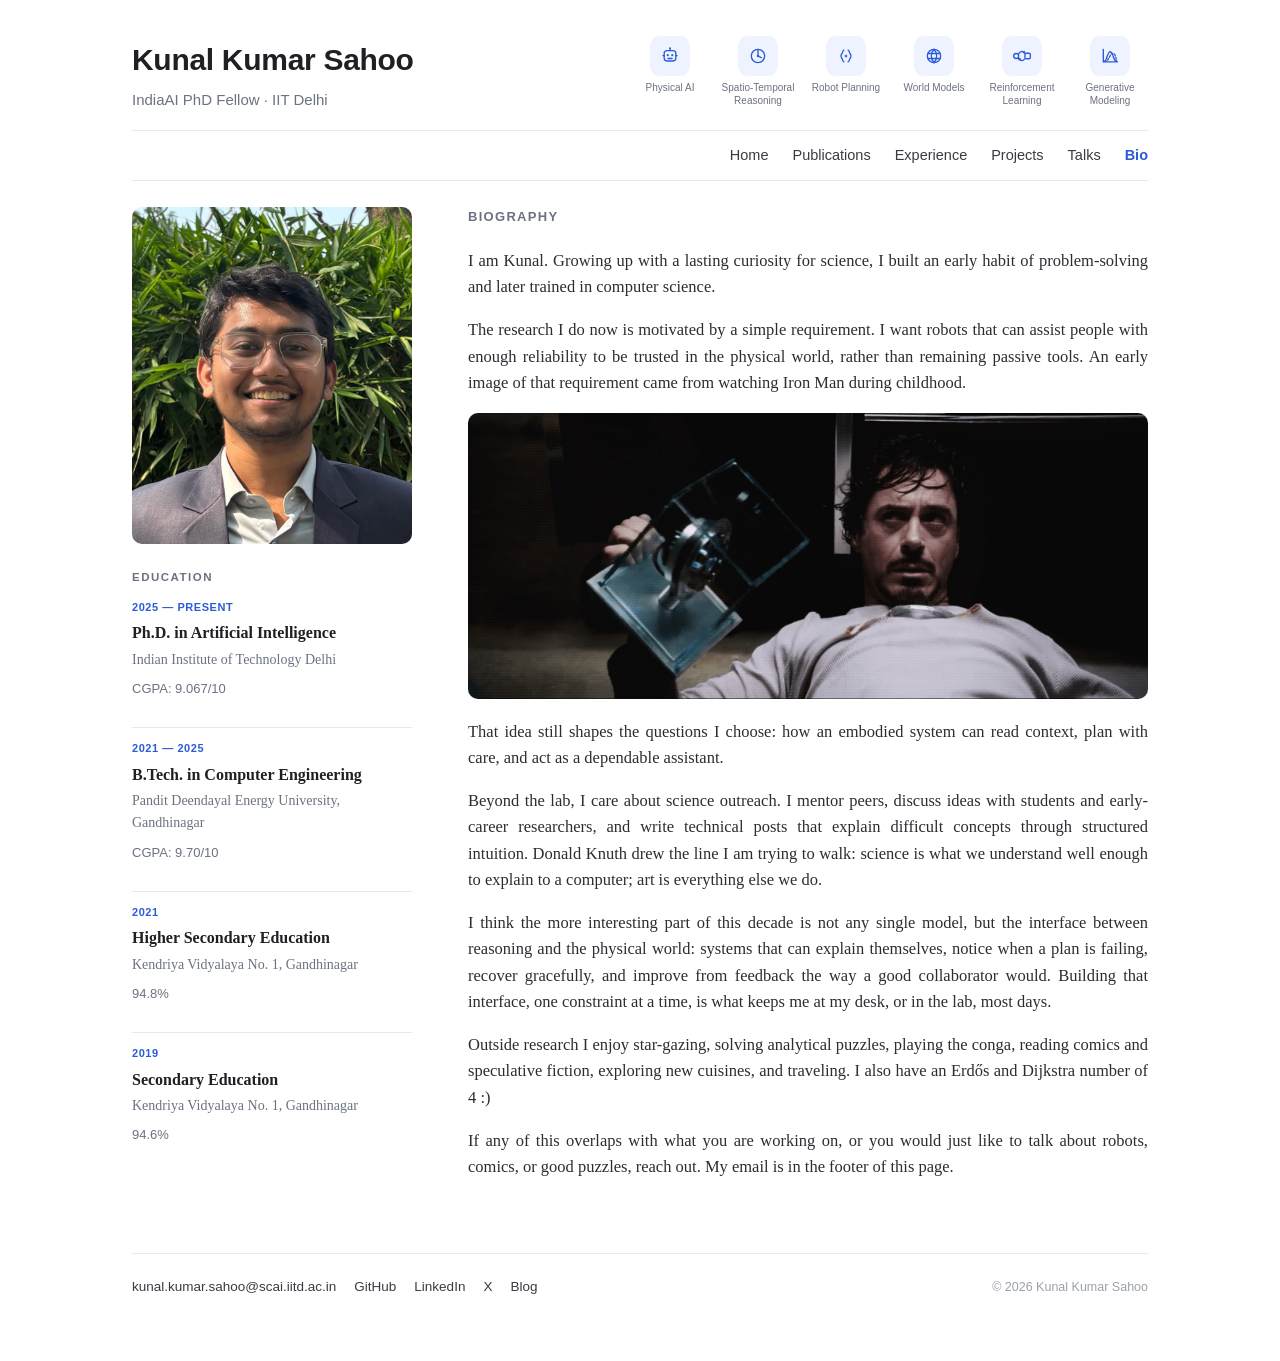
<file: bio.html>
<!DOCTYPE html>
<html lang="en">
<head>
<meta charset="utf-8">
<meta name="viewport" content="width=device-width, initial-scale=1">
<title>Bio | Kunal Kumar Sahoo</title>
<link rel="stylesheet" href="css/style.css">
</head>
<body>
<div class="wrap">

  <div class="masthead">
    <div class="id">
      <h1 id="hero-name">Kunal Kumar Sahoo</h1>
      <p class="role">IndiaAI PhD Fellow &middot; IIT Delhi</p>
    </div>
    <div class="threads-top" id="hero-interests"></div>
  </div>

  <nav>
    <a href="index.html">Home</a>
    <a href="publications.html">Publications</a>
    <a href="experience.html">Experience</a>
    <a href="projects.html">Projects</a>
    <a href="talks.html">Talks</a>
    <a href="bio.html" aria-current="page">Bio</a>
  </nav>

  <div class="grid">

    <!-- LEFT: photo + education -->
    <div>
      <div class="photo">
        <img id="profile-image" alt="Kunal Kumar Sahoo" onerror="this.style.display='none'">
      </div>
      <div class="eyebrow">Education</div>
      <div id="education-list"></div>
    </div>

    <!-- RIGHT: biography -->
    <div>
      <p class="sub">Biography</p>
      <div class="bio" id="bio-full"></div>
    </div>

  </div>

  <footer>
    <div class="links" id="social-links">
      <a href="" id="contact-email">Email</a>
    </div>
    <div class="copy">&copy; 2026 Kunal Kumar Sahoo</div>
  </footer>

</div>
<script src="data/profile.js"></script>
<script src="data/news.js"></script>
<script src="data/education.js"></script>
<script src="data/experience.js"></script>
<script src="data/skills.js"></script>
<script src="data/publications.js"></script>
<script src="data/talks.js"></script>
<script src="data/projects.js"></script>
<script src="data/contact.js"></script>
<script src="js/main.js"></script>
</body>
</html>
</file>
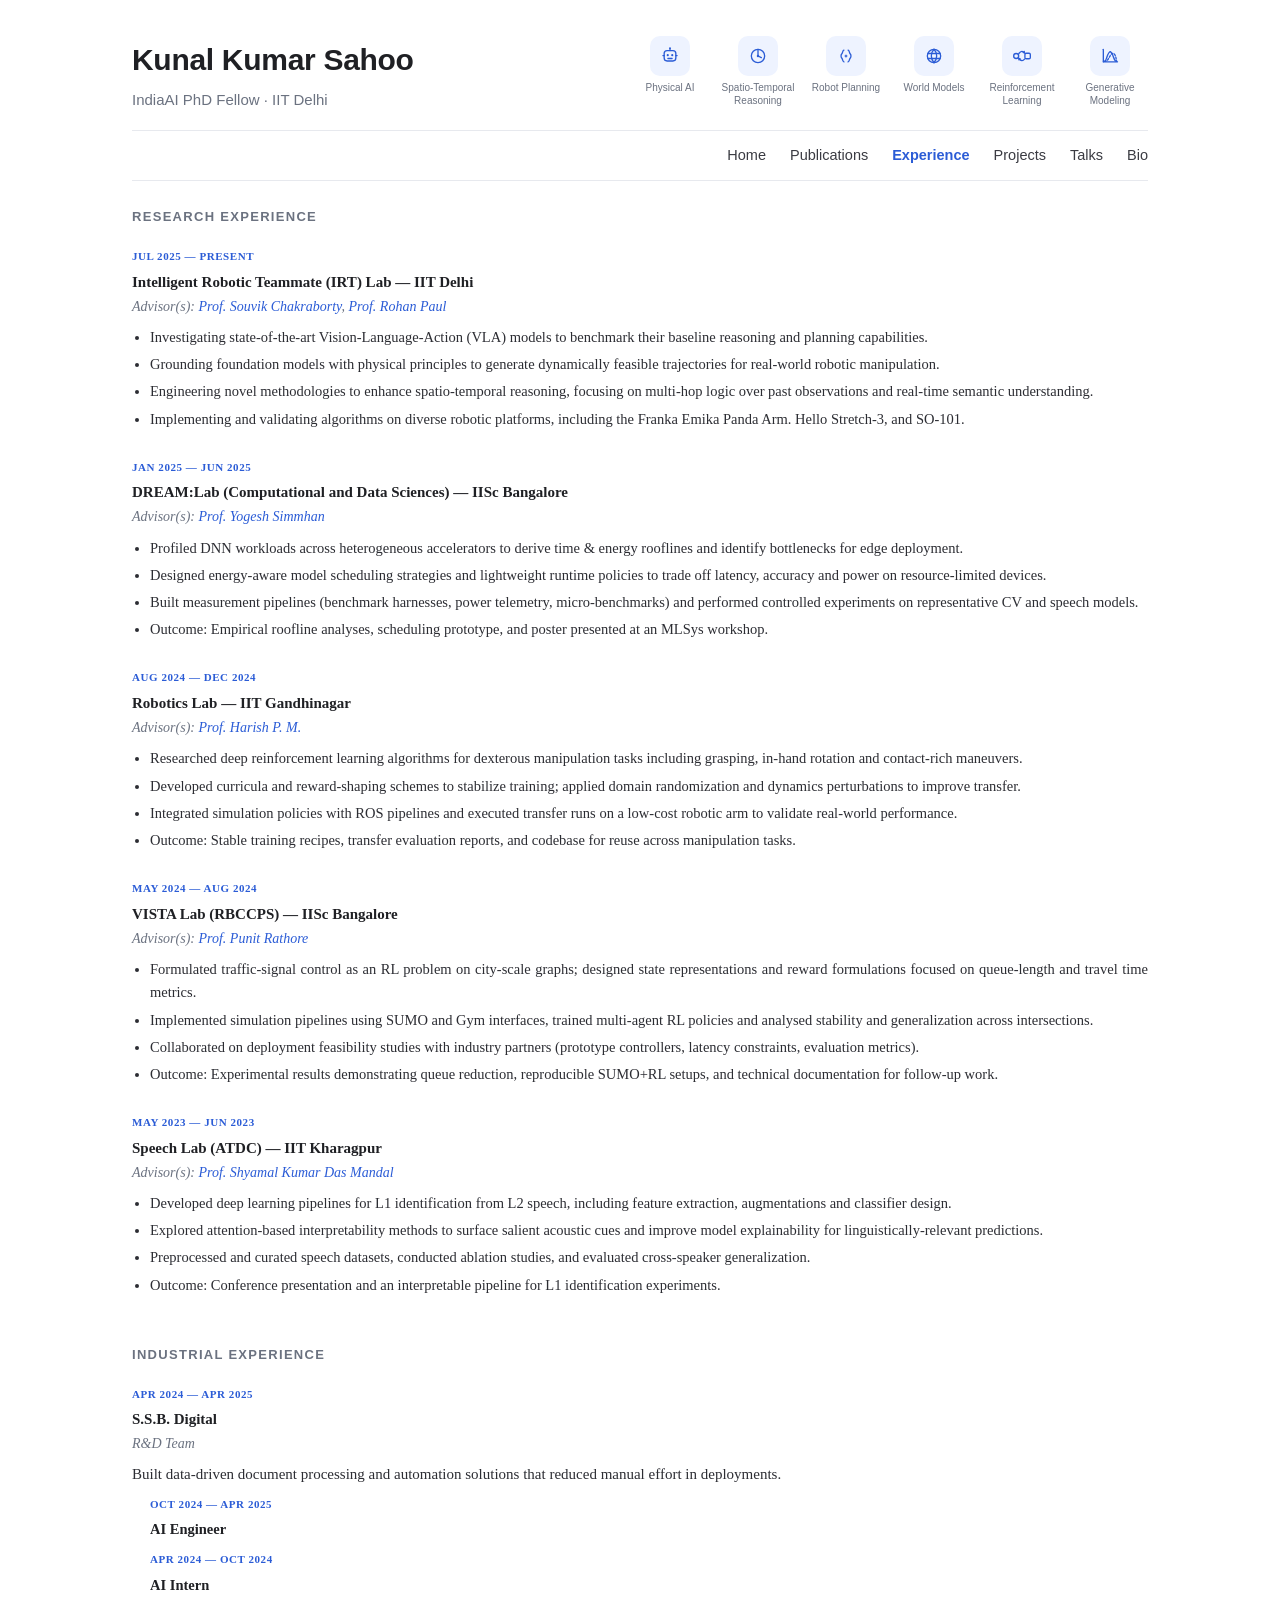
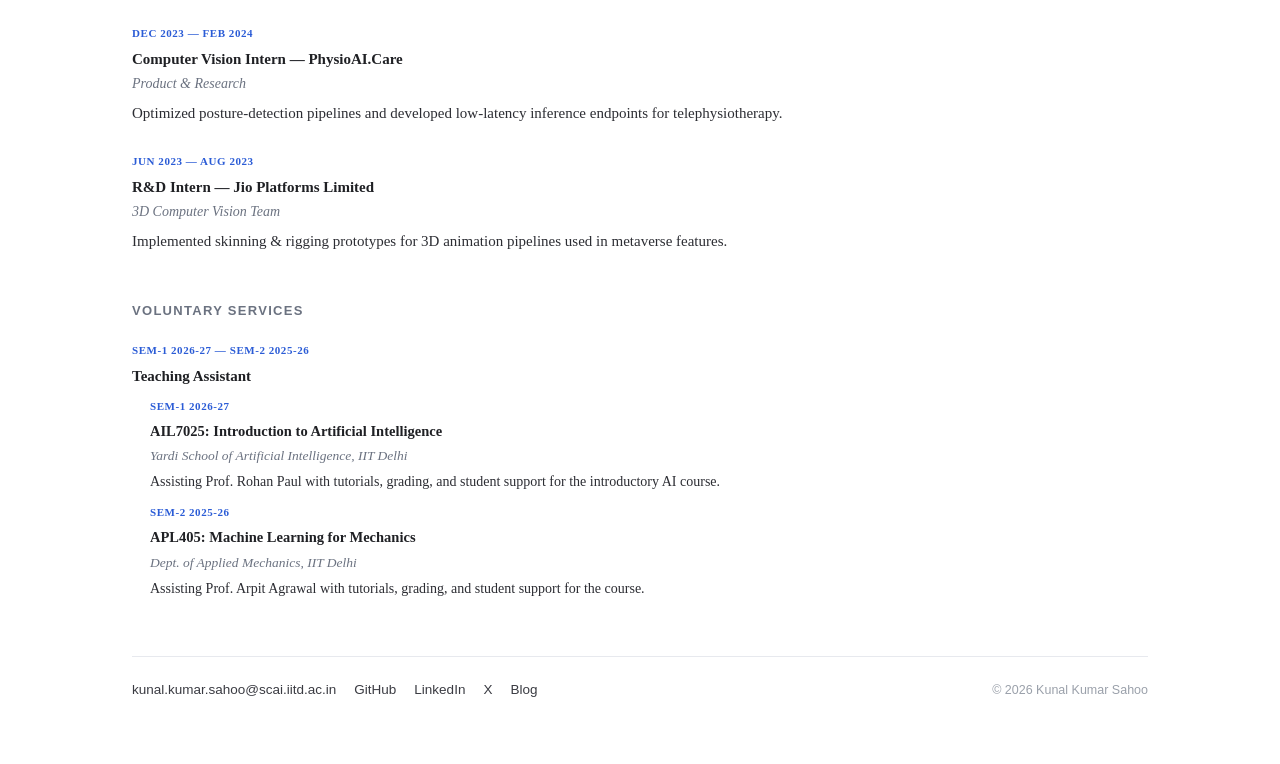
<file: experience.html>
<!DOCTYPE html>
<html lang="en">
<head>
<meta charset="utf-8">
<meta name="viewport" content="width=device-width, initial-scale=1">
<title>Experience | Kunal Kumar Sahoo</title>
<link rel="stylesheet" href="css/style.css">
</head>
<body>
<div class="wrap">

  <div class="masthead">
    <div class="id">
      <h1 id="hero-name">Kunal Kumar Sahoo</h1>
      <p class="role">IndiaAI PhD Fellow &middot; IIT Delhi</p>
    </div>
    <div class="threads-top" id="hero-interests"></div>
  </div>

  <nav>
    <a href="index.html">Home</a>
    <a href="publications.html">Publications</a>
    <a href="experience.html" aria-current="page">Experience</a>
    <a href="projects.html">Projects</a>
    <a href="talks.html">Talks</a>
    <a href="bio.html">Bio</a>
  </nav>

  <p class="sub">Research Experience</p>
  <div id="experience-research"></div>

  <p class="sub" style="margin-top:48px;">Industrial Experience</p>
  <div id="experience-industry"></div>

  <p class="sub" style="margin-top:48px;">Voluntary Services</p>
  <div id="experience-voluntary"></div>

  <footer>
    <div class="links" id="social-links">
      <a href="" id="contact-email">Email</a>
    </div>
    <div class="copy">&copy; 2026 Kunal Kumar Sahoo</div>
  </footer>

</div>
<script src="data/profile.js"></script>
<script src="data/news.js"></script>
<script src="data/education.js"></script>
<script src="data/experience.js"></script>
<script src="data/skills.js"></script>
<script src="data/publications.js"></script>
<script src="data/talks.js"></script>
<script src="data/projects.js"></script>
<script src="data/contact.js"></script>
<script src="js/main.js"></script>
</body>
</html>
</file>
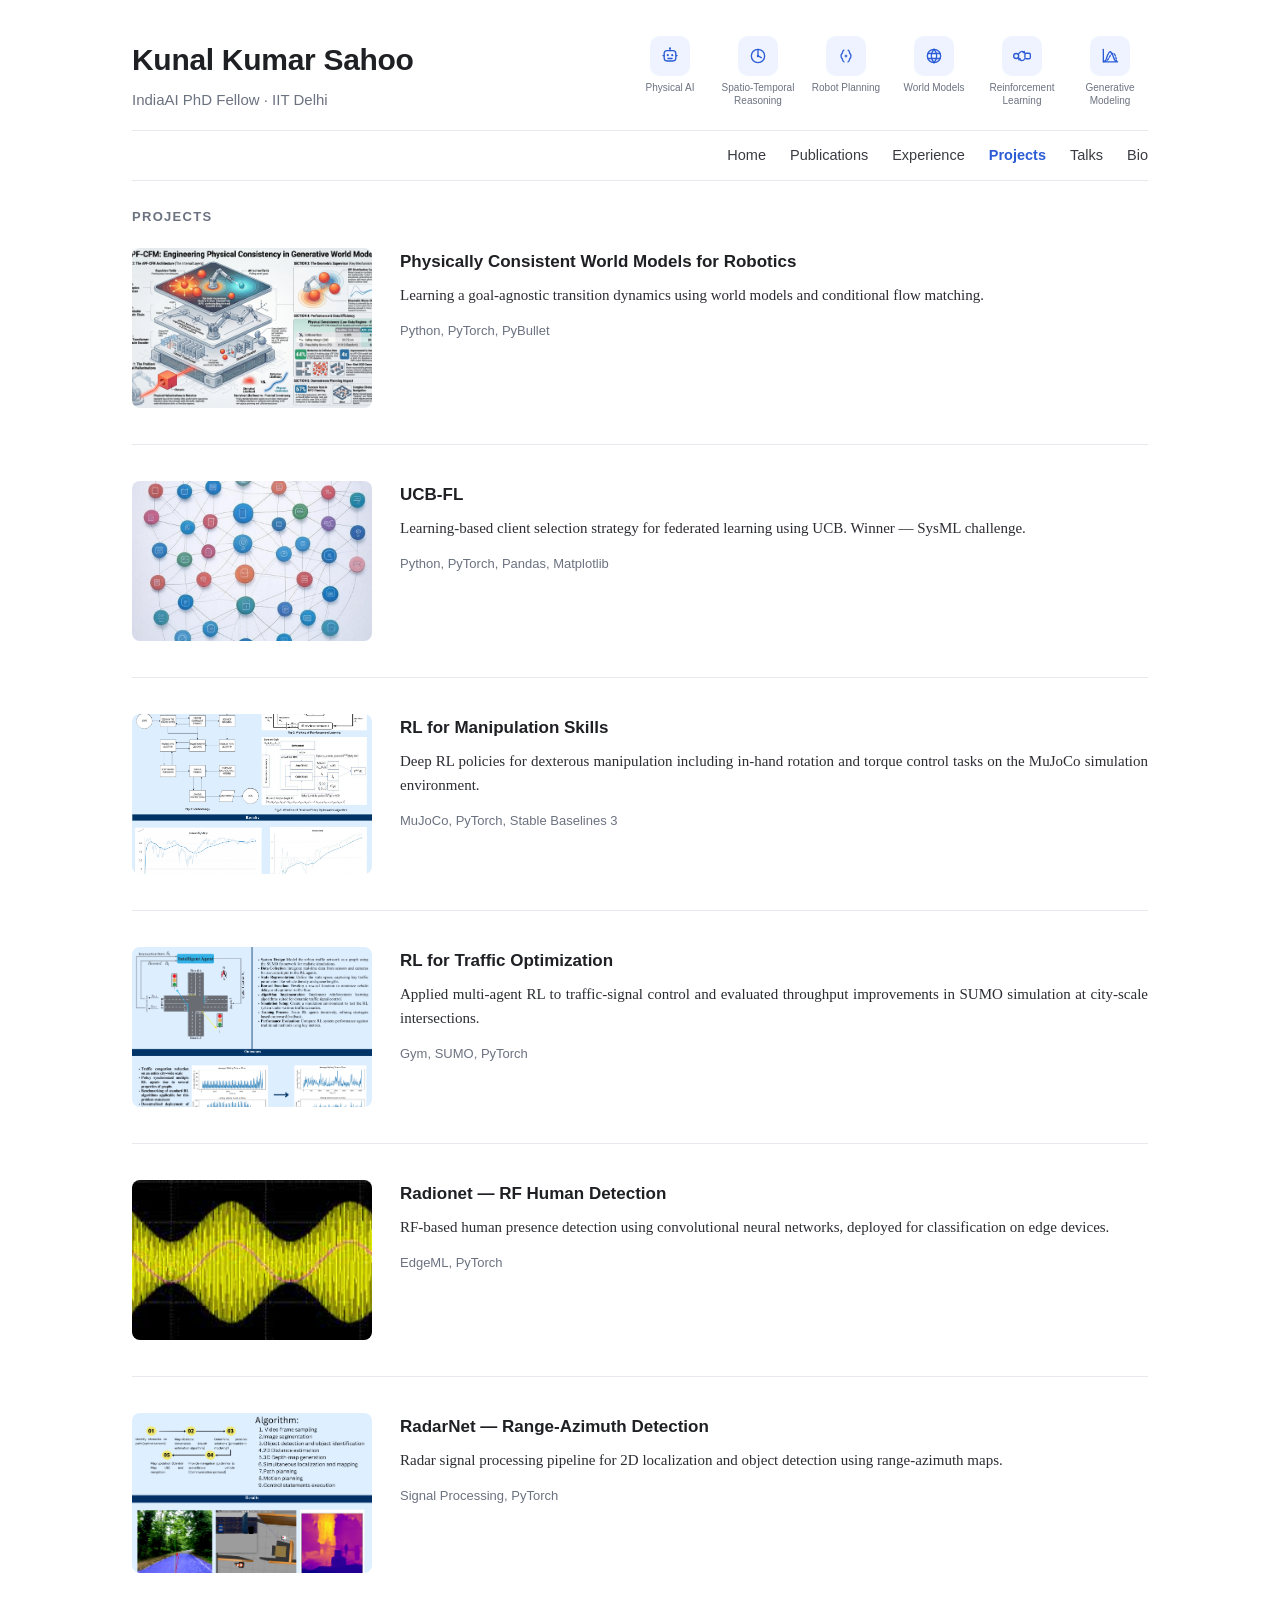
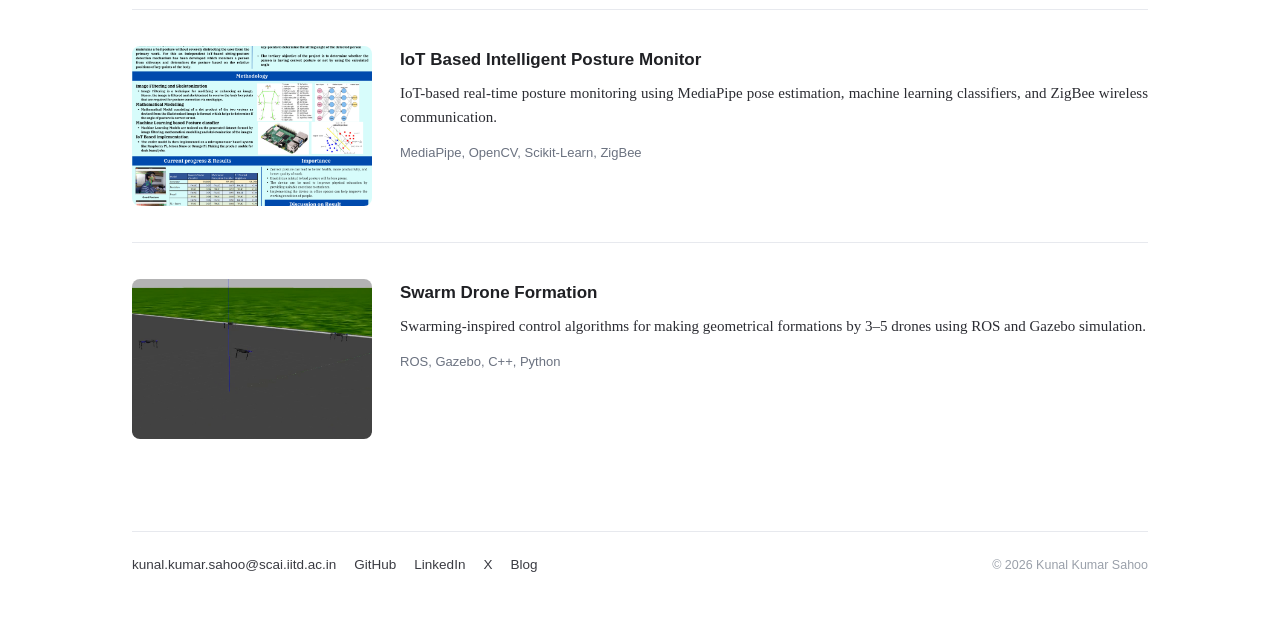
<file: projects.html>
<!DOCTYPE html>
<html lang="en">
<head>
<meta charset="utf-8">
<meta name="viewport" content="width=device-width, initial-scale=1">
<title>Projects | Kunal Kumar Sahoo</title>
<link rel="stylesheet" href="css/style.css">
</head>
<body>
<div class="wrap">

  <div class="masthead">
    <div class="id">
      <h1 id="hero-name">Kunal Kumar Sahoo</h1>
      <p class="role">IndiaAI PhD Fellow &middot; IIT Delhi</p>
    </div>
    <div class="threads-top" id="hero-interests"></div>
  </div>

  <nav>
    <a href="index.html">Home</a>
    <a href="publications.html">Publications</a>
    <a href="experience.html">Experience</a>
    <a href="projects.html" aria-current="page">Projects</a>
    <a href="talks.html">Talks</a>
    <a href="bio.html">Bio</a>
  </nav>

  <p class="sub">Projects</p>
  <div id="projects-grid"></div>

  <footer>
    <div class="links" id="social-links">
      <a href="" id="contact-email">Email</a>
    </div>
    <div class="copy">&copy; 2026 Kunal Kumar Sahoo</div>
  </footer>

</div>
<script src="data/profile.js"></script>
<script src="data/news.js"></script>
<script src="data/education.js"></script>
<script src="data/experience.js"></script>
<script src="data/skills.js"></script>
<script src="data/publications.js"></script>
<script src="data/talks.js"></script>
<script src="data/projects.js"></script>
<script src="data/contact.js"></script>
<script src="js/main.js"></script>
</body>
</html>
</file>
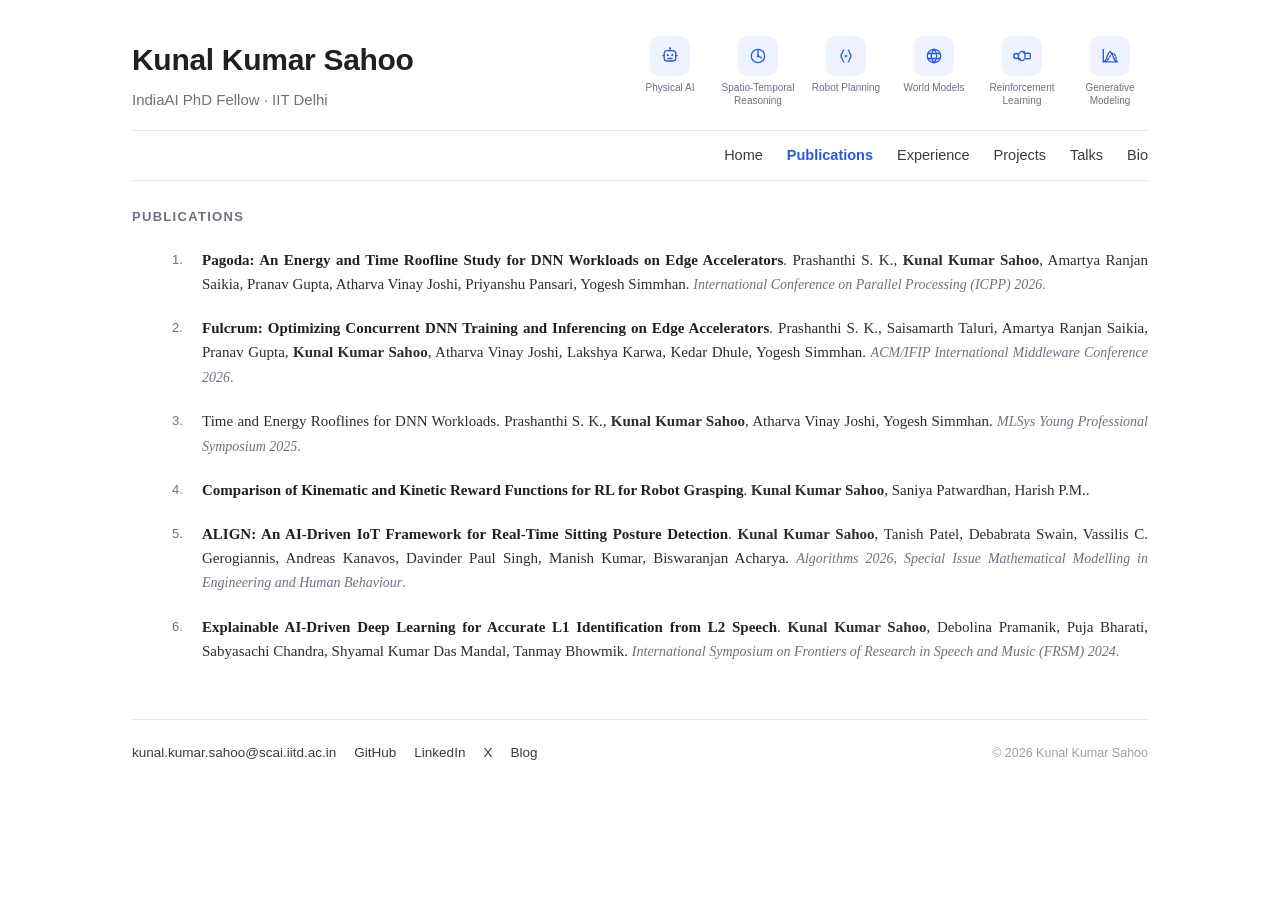
<file: publications.html>
<!DOCTYPE html>
<html lang="en">
<head>
<meta charset="utf-8">
<meta name="viewport" content="width=device-width, initial-scale=1">
<title>Publications | Kunal Kumar Sahoo</title>
<link rel="stylesheet" href="css/style.css">
</head>
<body>
<div class="wrap">

  <div class="masthead">
    <div class="id">
      <h1 id="hero-name">Kunal Kumar Sahoo</h1>
      <p class="role">IndiaAI PhD Fellow &middot; IIT Delhi</p>
    </div>
    <div class="threads-top" id="hero-interests"></div>
  </div>

  <nav>
    <a href="index.html">Home</a>
    <a href="publications.html" aria-current="page">Publications</a>
    <a href="experience.html">Experience</a>
    <a href="projects.html">Projects</a>
    <a href="talks.html">Talks</a>
    <a href="bio.html">Bio</a>
  </nav>

  <p class="sub">Publications</p>
  <div id="publications-list"></div>

  <footer>
    <div class="links" id="social-links">
      <a href="" id="contact-email">Email</a>
    </div>
    <div class="copy">&copy; 2026 Kunal Kumar Sahoo</div>
  </footer>

</div>
<script src="data/profile.js"></script>
<script src="data/news.js"></script>
<script src="data/education.js"></script>
<script src="data/experience.js"></script>
<script src="data/skills.js"></script>
<script src="data/publications.js"></script>
<script src="data/talks.js"></script>
<script src="data/projects.js"></script>
<script src="data/contact.js"></script>
<script src="js/main.js"></script>
</body>
</html>
</file>
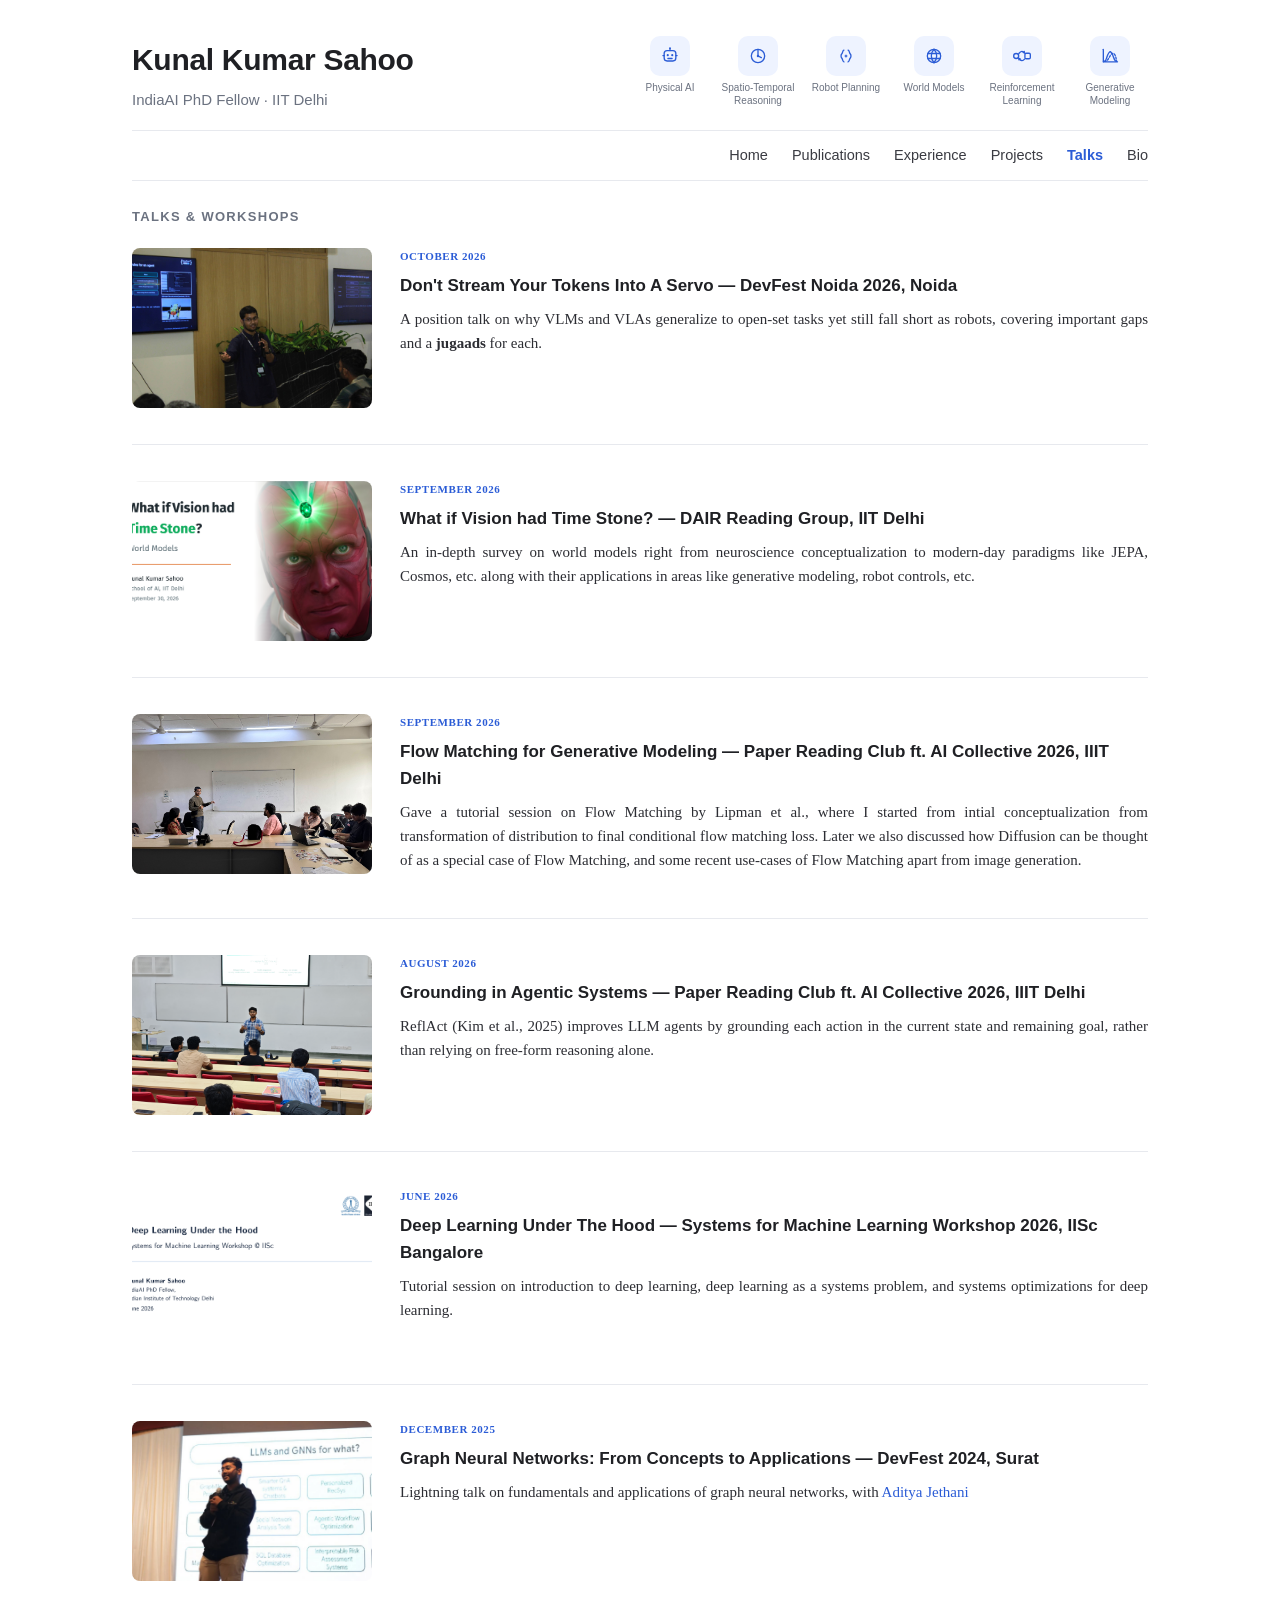
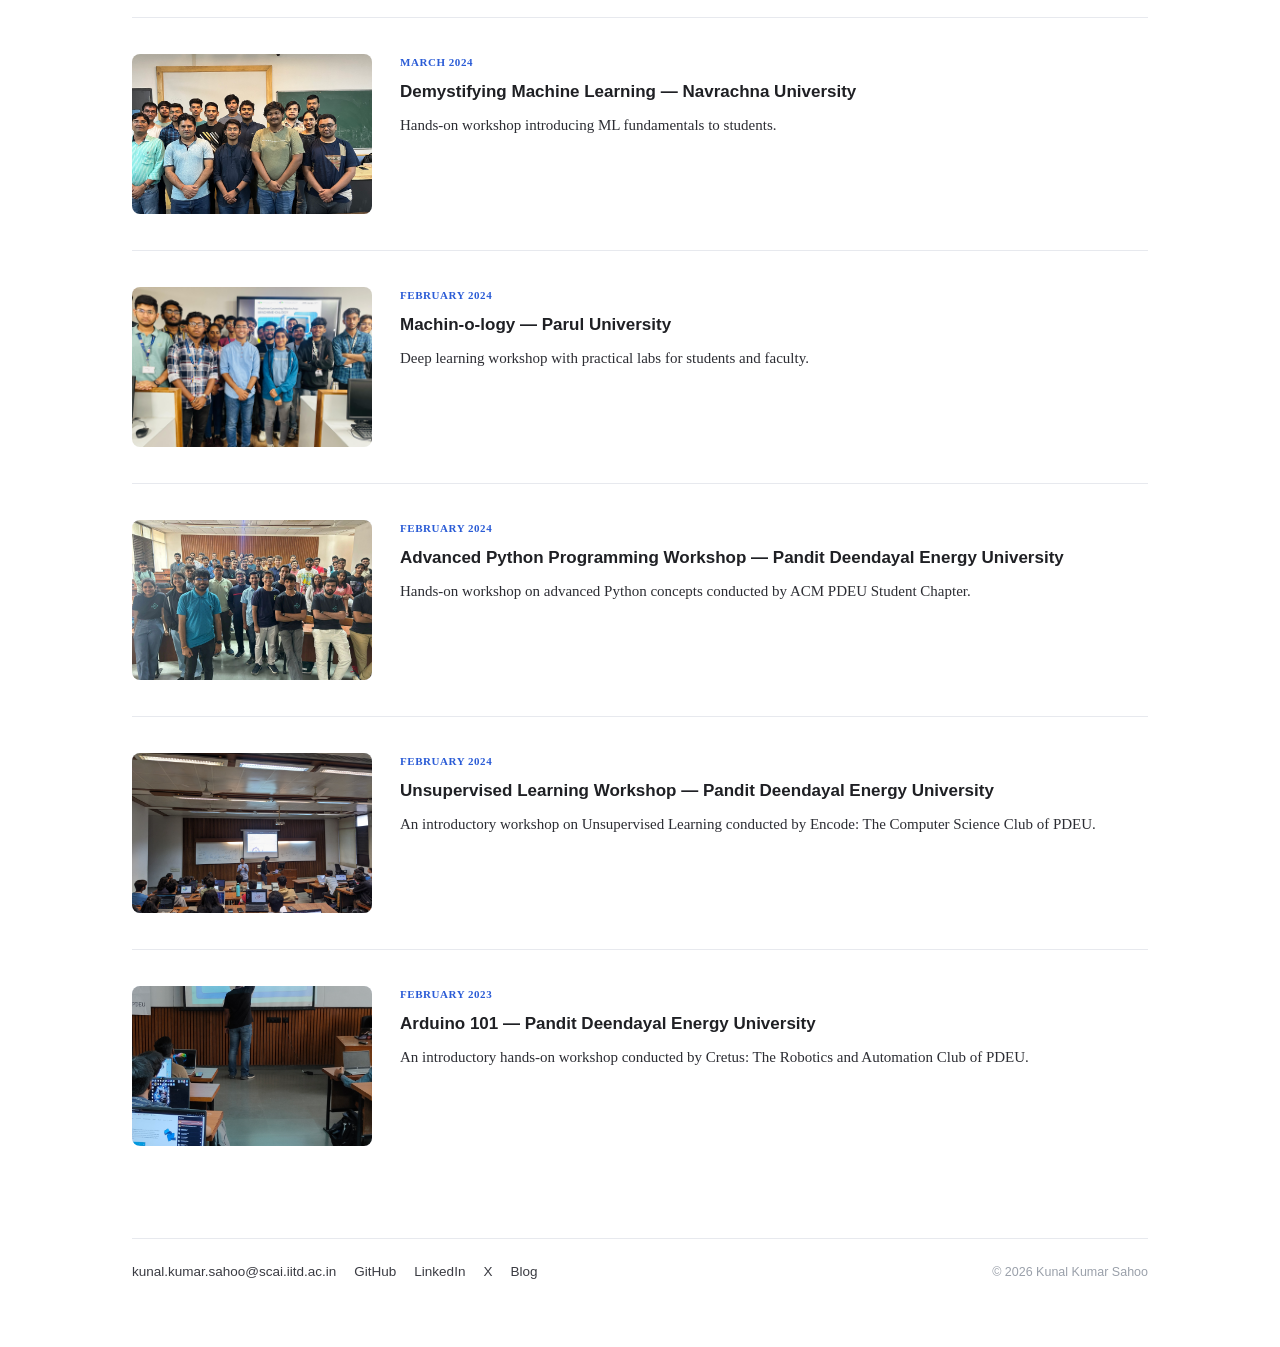
<file: talks.html>
<!DOCTYPE html>
<html lang="en">
<head>
<meta charset="utf-8">
<meta name="viewport" content="width=device-width, initial-scale=1">
<title>Talks | Kunal Kumar Sahoo</title>
<link rel="stylesheet" href="css/style.css">
</head>
<body>
<div class="wrap">

  <div class="masthead">
    <div class="id">
      <h1 id="hero-name">Kunal Kumar Sahoo</h1>
      <p class="role">IndiaAI PhD Fellow &middot; IIT Delhi</p>
    </div>
    <div class="threads-top" id="hero-interests"></div>
  </div>

  <nav>
    <a href="index.html">Home</a>
    <a href="publications.html">Publications</a>
    <a href="experience.html">Experience</a>
    <a href="projects.html">Projects</a>
    <a href="talks.html" aria-current="page">Talks</a>
    <a href="bio.html">Bio</a>
  </nav>

  <p class="sub">Talks &amp; Workshops</p>
  <div id="talks-grid"></div>

  <footer>
    <div class="links" id="social-links">
      <a href="" id="contact-email">Email</a>
    </div>
    <div class="copy">&copy; 2026 Kunal Kumar Sahoo</div>
  </footer>

</div>
<script src="data/profile.js"></script>
<script src="data/news.js"></script>
<script src="data/education.js"></script>
<script src="data/experience.js"></script>
<script src="data/skills.js"></script>
<script src="data/publications.js"></script>
<script src="data/talks.js"></script>
<script src="data/projects.js"></script>
<script src="data/contact.js"></script>
<script src="js/main.js"></script>
</body>
</html>
</file>
<file: css/style.css>
/* ── Base (Sayan's site.css verbatim) ────────────────────────── */
:root{
  --sans:-apple-system,BlinkMacSystemFont,"Segoe UI",Roboto,Helvetica,Arial,sans-serif;
  --serif:"Iowan Old Style","Palatino Linotype",Palatino,"Book Antiqua",Georgia,serif;
  --ink:#1f2024; --body:#2c2d33; --muted:#6b7280; --accent:#2b5cd6;
  --chip-bg:#eef3ff; --line:#e7e9ee; --bg:#ffffff; --award:#9a6a00; --award-bg:#fdf3e0;
}
*{box-sizing:border-box;}
body{margin:0;background:var(--bg);color:var(--body);font-family:var(--serif);
  font-size:16.5px;line-height:1.6;-webkit-font-smoothing:antialiased;text-rendering:optimizeLegibility;}
p{text-align:justify;}
.wrap{max-width:1080px;margin:0 auto;padding:36px 32px 64px;}
a{color:var(--accent);text-decoration:none;}
a:hover{text-decoration:underline;text-underline-offset:2px;}
a:focus-visible{outline:2px solid var(--accent);outline-offset:2px;border-radius:2px;}

.masthead{display:flex;justify-content:space-between;align-items:flex-start;gap:24px;flex-wrap:wrap;margin-bottom:4px;}
h1{font-family:var(--sans);font-size:30px;font-weight:650;letter-spacing:-.01em;color:var(--ink);margin:0 0 4px;}
.role{font-family:var(--sans);font-size:15px;color:var(--muted);margin:0;}

nav{font-family:var(--sans);font-size:14.5px;margin:18px 0 26px;padding:13px 0;
  border-top:1px solid var(--line);border-bottom:1px solid var(--line);
  display:flex;flex-wrap:wrap;gap:24px;justify-content:flex-end;}
nav a{color:#3a3b42;}
nav a[aria-current]{color:var(--accent);font-weight:600;}

/* ── Research-thread tiles ───────────────────────────────────── */
.threads-top{display:flex;gap:12px;flex-wrap:wrap;justify-content:flex-end;}
.thread{display:flex;flex-direction:column;align-items:center;gap:6px;width:76px;text-align:center;}
.tile{width:40px;height:40px;border-radius:10px;background:var(--chip-bg);color:var(--accent);
  display:flex;align-items:center;justify-content:center;}
.tile svg{width:20px;height:20px;}
.thread .lbl{font-family:var(--sans);font-size:10px;line-height:1.25;color:var(--muted);}

.sub{font-family:var(--sans);font-size:13px;font-weight:600;letter-spacing:.1em;
  text-transform:uppercase;color:var(--muted);margin:0 0 20px;}
.eyebrow{font-family:var(--sans);font-size:11.5px;font-weight:600;letter-spacing:.13em;text-transform:uppercase;
  color:var(--muted);margin:0 0 12px;}

footer{font-family:var(--sans);margin-top:56px;padding-top:22px;border-top:1px solid var(--line);
  display:flex;flex-wrap:wrap;gap:10px 24px;align-items:baseline;}
footer .links{display:flex;flex-wrap:wrap;gap:8px 18px;font-size:13.5px;}
footer .links a{color:#3a3b42;}
footer .copy{margin-left:auto;color:#9aa0aa;font-size:12.5px;}

/* ── Two-column home grid ────────────────────────────────────── */
.grid{display:grid;grid-template-columns:280px 1fr;gap:0 56px;align-items:start;}

/* Photo */
.photo{width:100%;border-radius:10px;overflow:hidden;background:var(--chip-bg);
  margin-bottom:24px;position:relative;min-height:180px;}
.photo::before{content:"KK";position:absolute;inset:0;display:flex;align-items:center;
  justify-content:center;font:600 48px/1 var(--sans);color:var(--accent);pointer-events:none;}
.photo img{position:relative;display:block;width:100%;height:auto;}

/* News list (left column) */
.news-list{list-style:none;margin:0;padding:0;font-family:var(--sans);font-size:13.5px;line-height:1.55;}
.news-list li{display:flex;gap:12px;padding:7px 0;border-bottom:1px solid var(--line);}
.news-list li:first-child{border-top:1px solid var(--line);}
.news-list .ndate{flex-shrink:0;width:72px;font-size:11px;font-weight:600;letter-spacing:.04em;
  text-transform:uppercase;color:var(--accent);padding-top:2px;}
.news-list .ncontent{color:var(--body);text-align:justify;}

/* Bio (right column) */
.bio p{margin:0 0 1em;color:var(--body);}
.bio-media{display:block;max-width:100%;height:auto;border-radius:10px;margin:0 0 1.2em;background:var(--chip-bg);}

/* Skills — plain text */
.skills-block{margin-top:32px;padding-top:24px;border-top:1px solid var(--line);}
.skills-block .skill-cat{margin-bottom:14px;font-family:var(--sans);font-size:14px;}
.skills-block .skill-cat strong{color:var(--ink);font-weight:600;display:inline;}
.skills-block .skill-cat span{color:var(--muted);}

/* ── Items (experience, education, pubs, projects, talks) ────── */
.item{margin:0 0 28px;font-size:15px;line-height:1.6;color:var(--body);}
.item .when{display:block;font-size:11px;font-weight:600;letter-spacing:.05em;
  text-transform:uppercase;color:var(--accent);margin-bottom:4px;}
.item b,.item strong{font-weight:600;color:var(--ink);}
.item em{color:var(--muted);}
.item ul{margin:8px 0 0 18px;padding:0;list-style:disc;}
.item ul li{margin-bottom:4px;font-size:14.5px;text-align:justify;}

/* ── Project / Talk row ──────────────────────────────────────── */
.media-row{display:flex;gap:28px;align-items:flex-start;
  margin-bottom:36px;padding-bottom:36px;border-bottom:1px solid var(--line);}
.media-row:last-child{border-bottom:none;}
.media-row .thumb{flex-shrink:0;width:240px;border-radius:8px;overflow:hidden;background:var(--chip-bg);}
.media-row .thumb img{display:block;width:100%;height:160px;object-fit:cover;}
.media-row .body{flex:1;min-width:0;}
.media-row .body h3{font-family:var(--sans);font-size:17px;font-weight:600;color:var(--ink);margin:0 0 8px;}
.media-row .body p{margin:0 0 10px;font-size:15px;color:var(--body);}
.media-row .body .tech{font-family:var(--sans);font-size:13px;color:var(--muted);}
.media-row .body .when{display:block;font-size:11px;font-weight:600;letter-spacing:.05em;
  text-transform:uppercase;color:var(--accent);margin-bottom:6px;}

/* ── Education hover card ────────────────────────────────────── */
.edu-item{margin-bottom:12px;padding-bottom:12px;border-bottom:1px solid var(--line);}
.edu-item:last-child{border-bottom:none;}
.edu-item .when{font-family:var(--sans);font-size:11px;font-weight:600;letter-spacing:.05em;text-transform:uppercase;
  color:var(--accent);display:block;margin-bottom:4px;}
.edu-item strong{font-size:16px;color:var(--ink);}
.edu-item em{display:block;font-size:14px;color:var(--muted);margin:2px 0 4px;font-style:normal;}
.edu-item .grade{font-family:var(--sans);font-size:13px;color:var(--muted);}
.edu-courses{max-height:0;overflow:hidden;transition:max-height .35s ease,opacity .35s ease;
  opacity:0;font-size:13.5px;color:var(--body);margin-top:0;}
.edu-item:hover .edu-courses,.edu-item:focus-within .edu-courses{max-height:1000px;opacity:1;margin-top:10px;}
.edu-courses dt{font-weight:600;color:var(--ink);margin-top:6px;}
.edu-courses dd{margin:0 0 2px 0;color:var(--muted);}

/* ── Publication list ────────────────────────────────────────── */
.pub-list{counter-reset:pub;}
.pub-item{counter-increment:pub;display:flex;gap:10px;margin-bottom:20px;font-size:15px;line-height:1.6;}
.pub-item::before{content:counter(pub)".";font-family:var(--sans);font-size:13px;
  color:var(--muted);flex-shrink:0;padding-top:2px;width:20px;}
.pub-item .pub-body{flex:1;text-align:justify;}
.pub-item .pub-body a{color:var(--ink);font-weight:600;}
.pub-item .pub-body a:hover{color:var(--accent);text-decoration:underline;}
.pub-item .pub-body .pub-venue{color:var(--muted);font-size:14px;}

/* ── Responsive ──────────────────────────────────────────────── */
@media (max-width:820px){
  .wrap{padding:24px 16px 48px;}
  .masthead{flex-direction:column;align-items:flex-start;}
  nav{justify-content:flex-start;}
  h1{font-size:26px;}
  .grid{grid-template-columns:1fr;}
  .photo{max-width:200px;margin-bottom:20px;}
  .threads-top{justify-content:flex-start;}
  footer{gap:8px;}
  footer .copy{margin-left:0;}
  .media-row{flex-direction:column;}
  .media-row .thumb{width:100%;}
}
</file>
